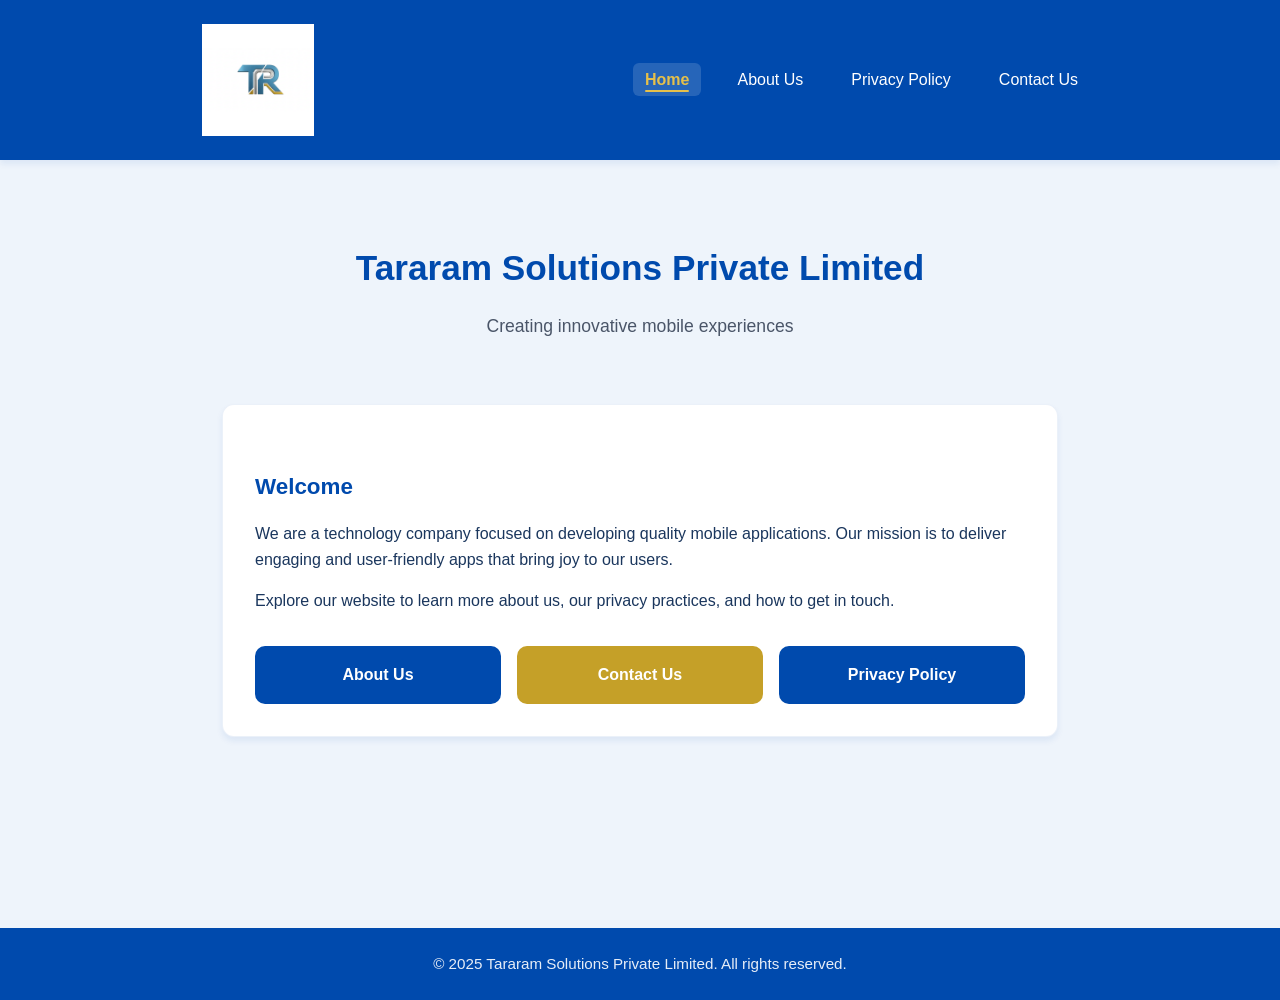
<file: index.html>
<!DOCTYPE html>
<html lang="en">
<head>
  <meta charset="UTF-8">
  <meta name="viewport" content="width=device-width, initial-scale=1.0">
  <meta name="google-site-verification" content="AguuwD762d-8afvSOZupqPbMGBy1xV7w_8BnmHP8gjY" />
  <title>Tararam Solutions Private Limited</title>
  <link rel="stylesheet" href="styles.css">
</head>
<body>
  <div class="scroll-progress" aria-hidden="true"></div>
  <a href="#main-content" class="skip-link">Skip to content</a>
  <header>
    <nav>
      <a href="index.html" class="logo">
        <img src="logo.png" alt="Tararam Solutions" class="logo-img">
      </a>
      <button class="nav-toggle" aria-label="Toggle menu" aria-expanded="false">☰</button>
      <ul>
        <li><a href="index.html" class="active">Home</a></li>
        <li><a href="about.html">About Us</a></li>
        <li><a href="privacy-policy.html">Privacy Policy</a></li>
        <li><a href="contact.html">Contact Us</a></li>
      </ul>
    </nav>
  </header>

  <main id="main-content">
    <section class="hero">
      <h1>Tararam Solutions Private Limited</h1>
      <p>Creating innovative mobile experiences</p>
    </section>

    <div class="card reveal">
      <h2>Welcome</h2>
      <p>We are a technology company focused on developing quality mobile applications. Our mission is to deliver engaging and user-friendly apps that bring joy to our users.</p>
      <p>Explore our website to learn more about us, our privacy practices, and how to get in touch.</p>
      <div class="quick-links">
        <a href="about.html" class="quick-link">About Us</a>
        <a href="contact.html" class="quick-link accent">Contact Us</a>
        <a href="privacy-policy.html" class="quick-link">Privacy Policy</a>
      </div>
    </div>
  </main>

  <button class="back-to-top" aria-label="Back to top">↑</button>

  <footer>
    <p>&copy; 2025 Tararam Solutions Private Limited. All rights reserved.</p>
  </footer>
  <script src="script.js"></script>
</body>
</html>
</file>
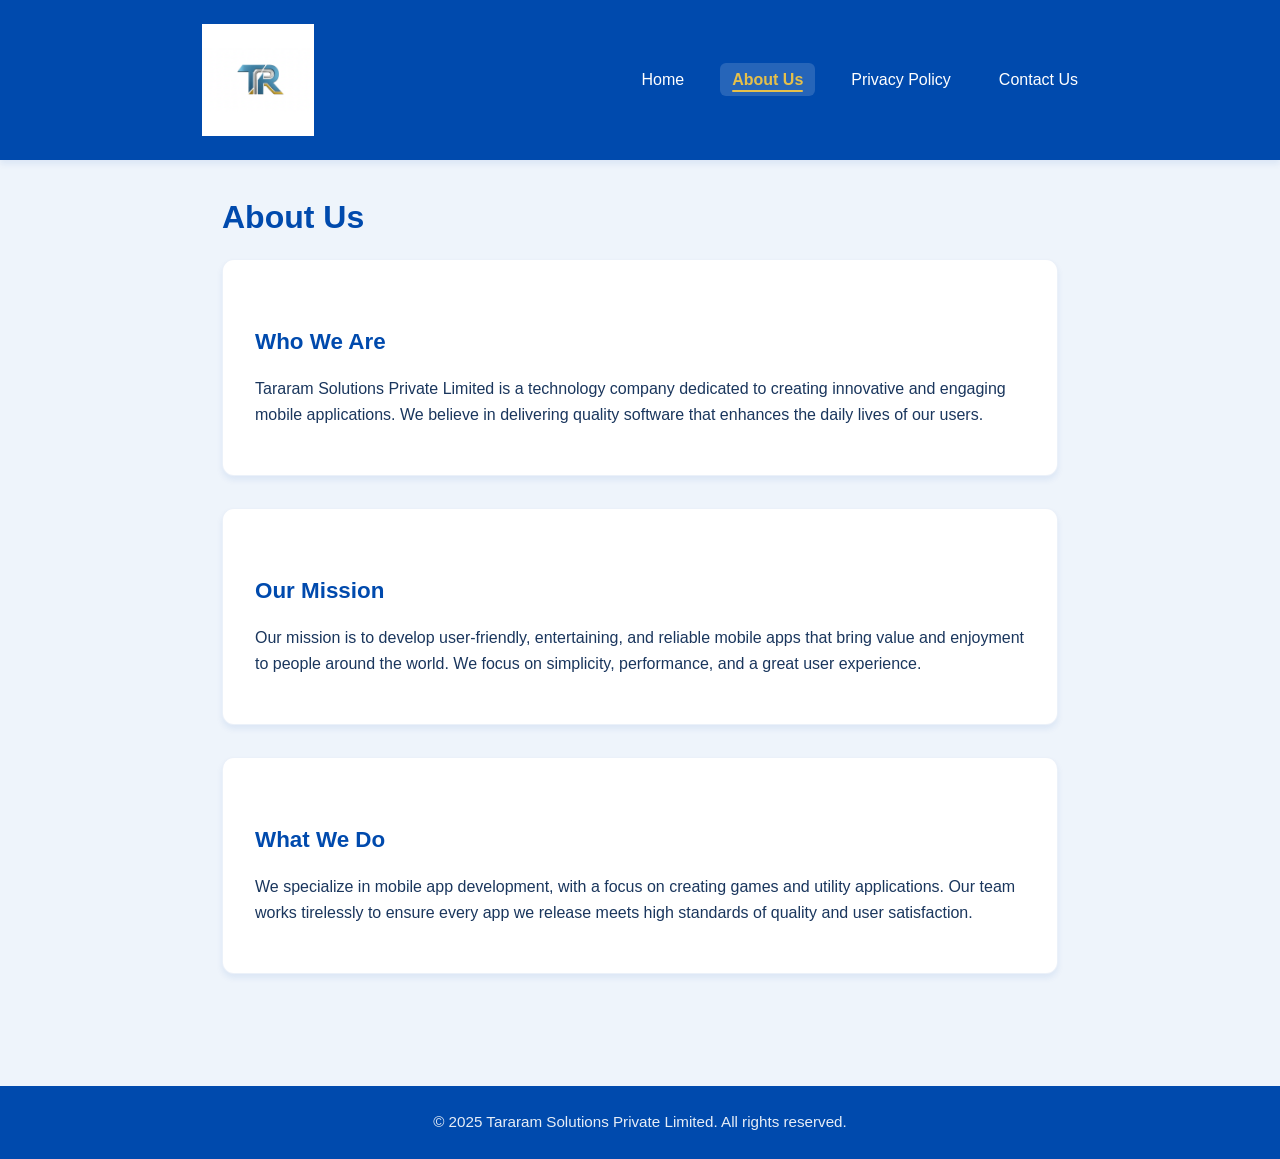
<file: about.html>
<!DOCTYPE html>
<html lang="en">
<head>
  <meta charset="UTF-8">
  <meta name="viewport" content="width=device-width, initial-scale=1.0">
  <title>About Us - Tararam Solutions Private Limited</title>
  <link rel="stylesheet" href="styles.css">
</head>
<body>
  <div class="scroll-progress" aria-hidden="true"></div>
  <a href="#main-content" class="skip-link">Skip to content</a>
  <header>
    <nav>
      <a href="index.html" class="logo">
        <img src="logo.png" alt="Tararam Solutions" class="logo-img">
      </a>
      <button class="nav-toggle" aria-label="Toggle menu" aria-expanded="false">☰</button>
      <ul>
        <li><a href="index.html">Home</a></li>
        <li><a href="about.html" class="active">About Us</a></li>
        <li><a href="privacy-policy.html">Privacy Policy</a></li>
        <li><a href="contact.html">Contact Us</a></li>
      </ul>
    </nav>
  </header>

  <main id="main-content">
    <h1>About Us</h1>

    <div class="card reveal">
      <h2>Who We Are</h2>
      <p>Tararam Solutions Private Limited is a technology company dedicated to creating innovative and engaging mobile applications. We believe in delivering quality software that enhances the daily lives of our users.</p>
    </div>

    <div class="card">
      <h2>Our Mission</h2>
      <p>Our mission is to develop user-friendly, entertaining, and reliable mobile apps that bring value and enjoyment to people around the world. We focus on simplicity, performance, and a great user experience.</p>
    </div>

    <div class="card reveal">
      <h2>What We Do</h2>
      <p>We specialize in mobile app development, with a focus on creating games and utility applications. Our team works tirelessly to ensure every app we release meets high standards of quality and user satisfaction.</p>
    </div>
  </main>

  <button class="back-to-top" aria-label="Back to top">↑</button>

  <footer>
    <p>&copy; 2025 Tararam Solutions Private Limited. All rights reserved.</p>
  </footer>
  <script src="script.js"></script>
</body>
</html>
</file>
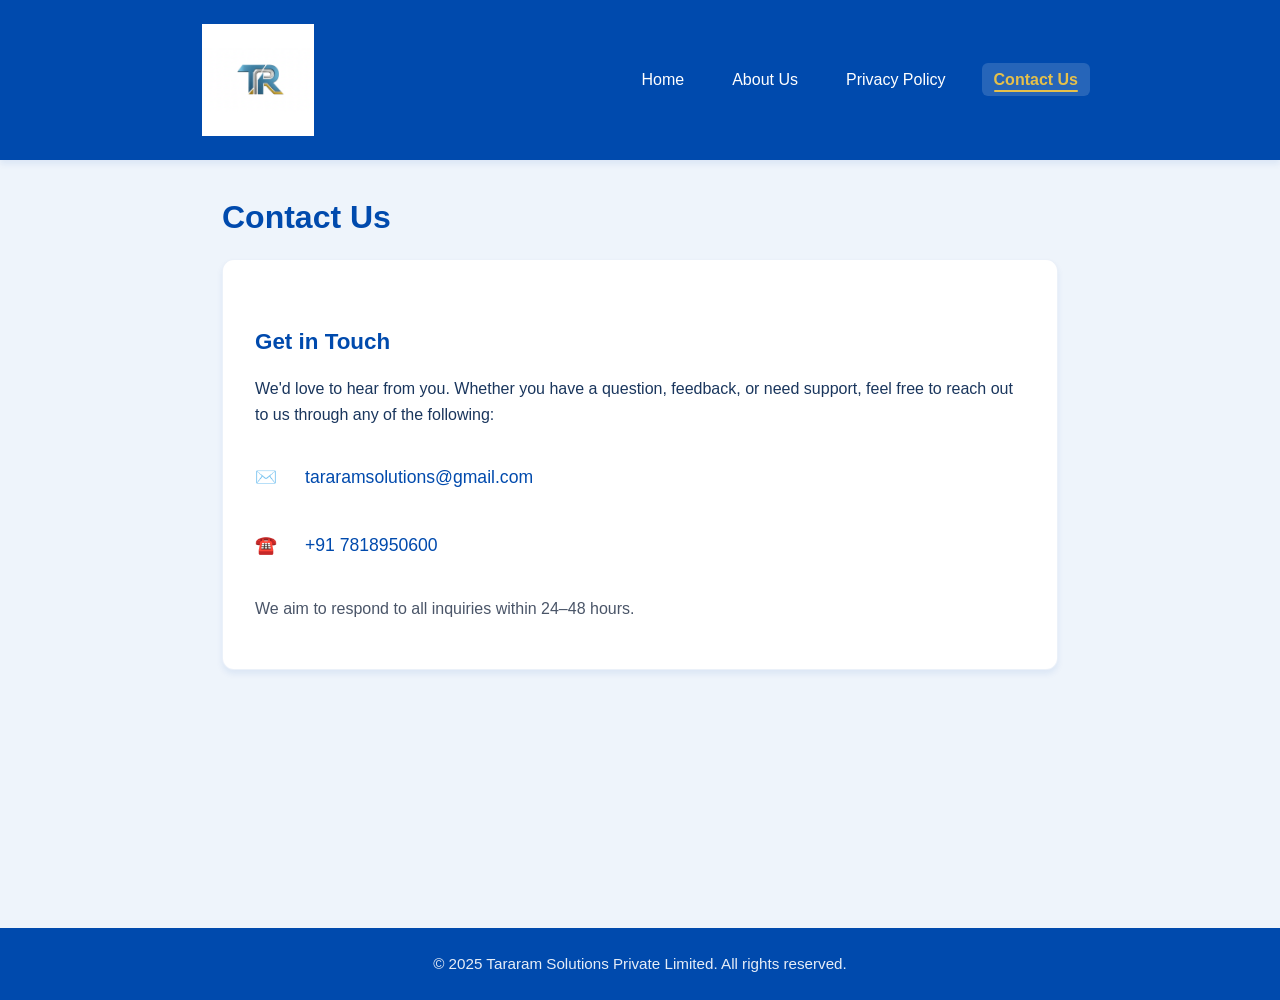
<file: contact.html>
<!DOCTYPE html>
<html lang="en">
<head>
  <meta charset="UTF-8">
  <meta name="viewport" content="width=device-width, initial-scale=1.0">
  <title>Contact Us - Tararam Solutions Private Limited</title>
  <link rel="stylesheet" href="styles.css">
</head>
<body>
  <div class="scroll-progress" aria-hidden="true"></div>
  <a href="#main-content" class="skip-link">Skip to content</a>
  <header>
    <nav>
      <a href="index.html" class="logo">
        <img src="logo.png" alt="Tararam Solutions" class="logo-img">
      </a>
      <button class="nav-toggle" aria-label="Toggle menu" aria-expanded="false">☰</button>
      <ul>
        <li><a href="index.html">Home</a></li>
        <li><a href="about.html">About Us</a></li>
        <li><a href="privacy-policy.html">Privacy Policy</a></li>
        <li><a href="contact.html" class="active">Contact Us</a></li>
      </ul>
    </nav>
  </header>

  <main>
    <h1>Contact Us</h1>

    <div class="card reveal">
      <h2>Get in Touch</h2>
      <p>We'd love to hear from you. Whether you have a question, feedback, or need support, feel free to reach out to us through any of the following:</p>

      <div class="contact-info">
        <div class="contact-item">
          <span>✉️</span>
          <a href="mailto:tararamsolutions@gmail.com">tararamsolutions@gmail.com</a>
        </div>
        <div class="contact-item">
          <span>☎️</span>
          <a href="tel:+917818950600">+91 7818950600</a>
        </div>
      </div>

      <p style="margin-top: 1.5rem; color: var(--text-light);">We aim to respond to all inquiries within 24–48 hours.</p>
    </div>
  </main>

  <button class="back-to-top" aria-label="Back to top">↑</button>

  <footer>
    <p>&copy; 2025 Tararam Solutions Private Limited. All rights reserved.</p>
  </footer>
  <script src="script.js"></script>
</body>
</html>
</file>
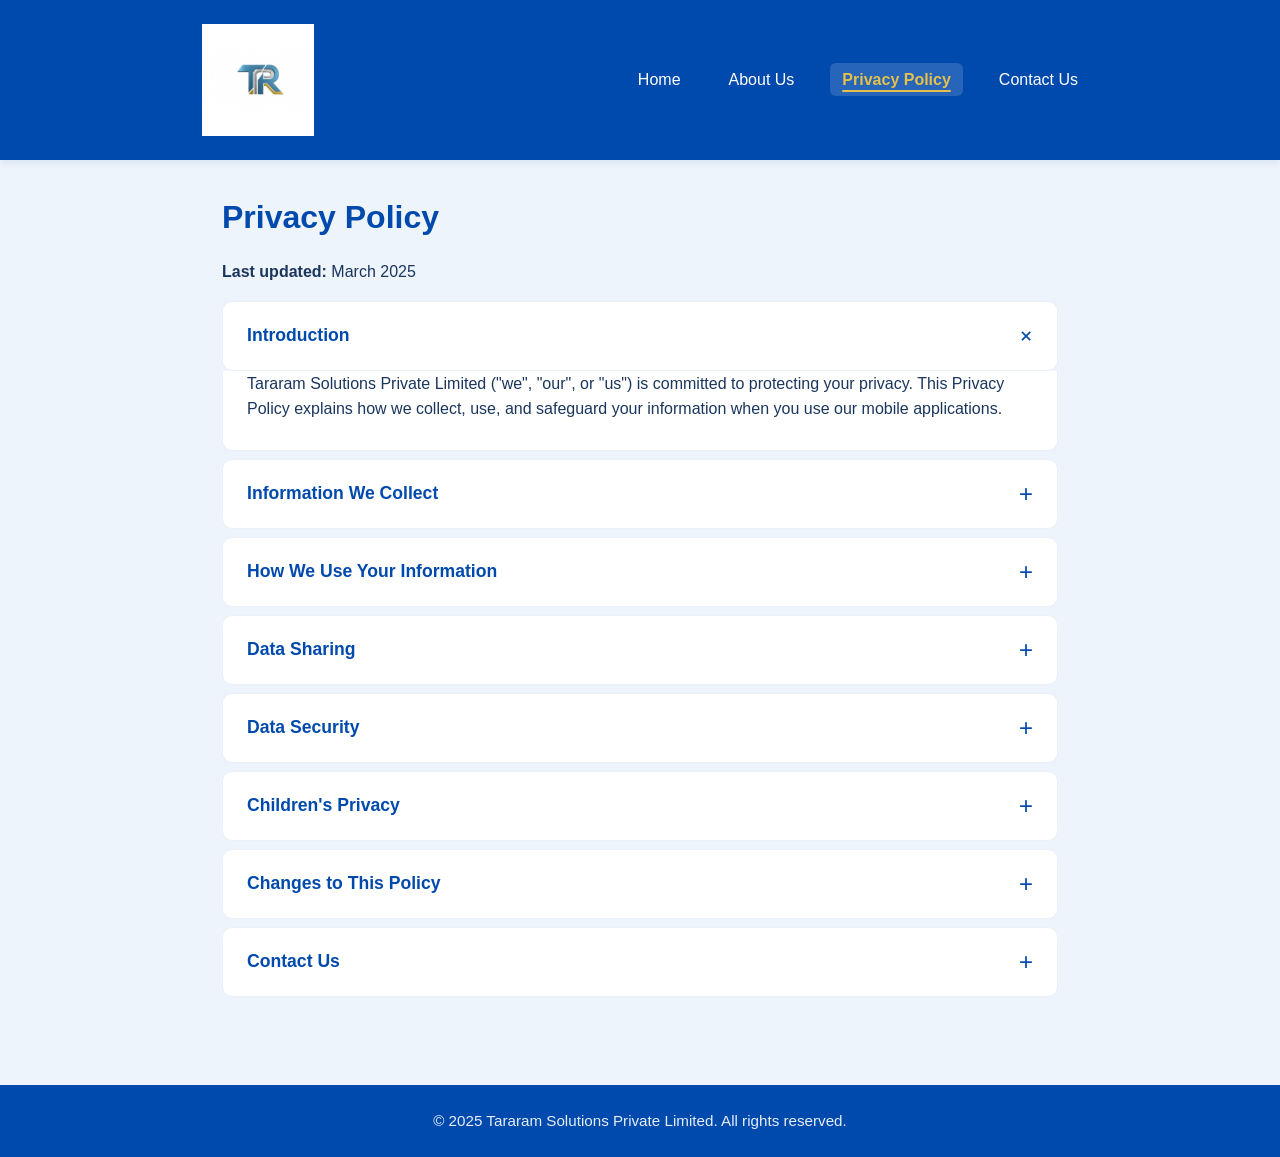
<file: privacy-policy.html>
<!DOCTYPE html>
<html lang="en">
<head>
  <meta charset="UTF-8">
  <meta name="viewport" content="width=device-width, initial-scale=1.0">
  <title>Privacy Policy - Tararam Solutions Private Limited</title>
  <link rel="stylesheet" href="styles.css">
</head>
<body>
  <div class="scroll-progress" aria-hidden="true"></div>
  <a href="#main-content" class="skip-link">Skip to content</a>
  <header>
    <nav>
      <a href="index.html" class="logo">
        <img src="logo.png" alt="Tararam Solutions" class="logo-img">
      </a>
      <button class="nav-toggle" aria-label="Toggle menu" aria-expanded="false">☰</button>
      <ul>
        <li><a href="index.html">Home</a></li>
        <li><a href="about.html">About Us</a></li>
        <li><a href="privacy-policy.html" class="active">Privacy Policy</a></li>
        <li><a href="contact.html">Contact Us</a></li>
      </ul>
    </nav>
  </header>

  <main id="main-content">
    <h1>Privacy Policy</h1>
    <p><strong>Last updated:</strong> March 2025</p>

    <div class="accordion">
      <div class="accordion-card reveal">
        <button class="accordion-header active" aria-expanded="true" aria-controls="acc-1" id="acc-btn-1">Introduction</button>
        <div class="accordion-content" id="acc-1" role="region" aria-labelledby="acc-btn-1">
          <div class="accordion-content-inner">
            <p>Tararam Solutions Private Limited ("we", "our", or "us") is committed to protecting your privacy. This Privacy Policy explains how we collect, use, and safeguard your information when you use our mobile applications.</p>
          </div>
        </div>
      </div>

      <div class="accordion-card reveal">
        <button class="accordion-header" aria-expanded="false" aria-controls="acc-2" id="acc-btn-2">Information We Collect</button>
        <div class="accordion-content" id="acc-2" role="region" aria-labelledby="acc-btn-2">
          <div class="accordion-content-inner">
            <p>Our apps may collect the following types of information:</p>
            <ul>
              <li><strong>Device Information:</strong> Device type, operating system version, and unique device identifiers</li>
              <li><strong>Usage Data:</strong> How you interact with our apps, including gameplay data and preferences</li>
              <li><strong>Analytics:</strong> Anonymous usage statistics to help us improve our apps</li>
            </ul>
          </div>
        </div>
      </div>

      <div class="accordion-card reveal">
        <button class="accordion-header" aria-expanded="false" aria-controls="acc-3" id="acc-btn-3">How We Use Your Information</button>
        <div class="accordion-content" id="acc-3" role="region" aria-labelledby="acc-btn-3">
          <div class="accordion-content-inner">
            <p>We use the information we collect to:</p>
            <ul>
              <li>Improve and optimize our apps</li>
              <li>Provide and maintain app functionality</li>
              <li>Analyze usage patterns</li>
              <li>Respond to your inquiries and support requests</li>
            </ul>
          </div>
        </div>
      </div>

      <div class="accordion-card reveal">
        <button class="accordion-header" aria-expanded="false" aria-controls="acc-4" id="acc-btn-4">Data Sharing</button>
        <div class="accordion-content" id="acc-4" role="region" aria-labelledby="acc-btn-4">
          <div class="accordion-content-inner">
            <p>We do not sell or rent your personal information to third parties. We may share data only when required by law or with service providers who assist us in operating our apps, under strict confidentiality agreements.</p>
          </div>
        </div>
      </div>

      <div class="accordion-card reveal">
        <button class="accordion-header" aria-expanded="false" aria-controls="acc-5" id="acc-btn-5">Data Security</button>
        <div class="accordion-content" id="acc-5" role="region" aria-labelledby="acc-btn-5">
          <div class="accordion-content-inner">
            <p>We implement appropriate security measures to protect your information from unauthorized access, alteration, or disclosure.</p>
          </div>
        </div>
      </div>

      <div class="accordion-card reveal">
        <button class="accordion-header" aria-expanded="false" aria-controls="acc-6" id="acc-btn-6">Children's Privacy</button>
        <div class="accordion-content" id="acc-6" role="region" aria-labelledby="acc-btn-6">
          <div class="accordion-content-inner">
            <p>Our apps do not knowingly collect personal information from children under 13. If you believe we have collected such information, please contact us immediately so we can take appropriate action.</p>
          </div>
        </div>
      </div>

      <div class="accordion-card reveal">
        <button class="accordion-header" aria-expanded="false" aria-controls="acc-7" id="acc-btn-7">Changes to This Policy</button>
        <div class="accordion-content" id="acc-7" role="region" aria-labelledby="acc-btn-7">
          <div class="accordion-content-inner">
            <p>We may update this Privacy Policy from time to time. We will notify you of any changes by posting the new policy on this page and updating the "Last updated" date.</p>
          </div>
        </div>
      </div>

      <div class="accordion-card reveal">
        <button class="accordion-header" aria-expanded="false" aria-controls="acc-8" id="acc-btn-8">Contact Us</button>
        <div class="accordion-content" id="acc-8" role="region" aria-labelledby="acc-btn-8">
          <div class="accordion-content-inner">
            <p>If you have questions about this Privacy Policy, please contact us:</p>
            <div class="contact-info">
              <div class="contact-item">
                <span>✉️</span>
                <a href="mailto:tararamsolutions@gmail.com">tararamsolutions@gmail.com</a>
              </div>
              <div class="contact-item">
                <span>☎️</span>
                <a href="tel:+917818950600">+91 7818950600</a>
              </div>
            </div>
          </div>
        </div>
      </div>
    </div>
  </main>

  <footer>
    <p>&copy; 2025 Tararam Solutions Private Limited. All rights reserved.</p>
  </footer>
  <script src="script.js"></script>
</body>
</html>
</file>
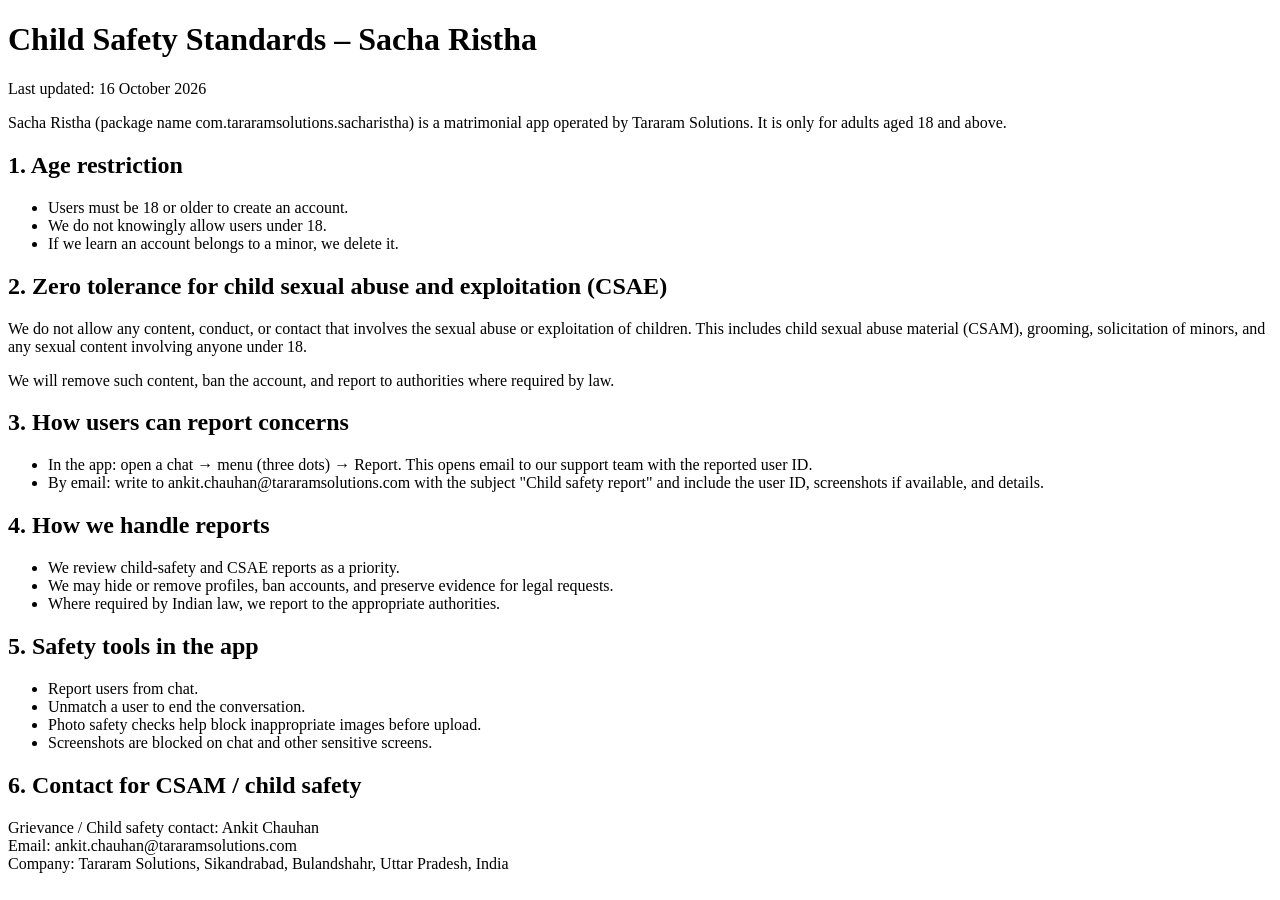
<file: sacharistha-child-safety.html>
<!DOCTYPE html>
<html lang="en">
<head>
  <meta charset="UTF-8" />
  <meta name="viewport" content="width=device-width, initial-scale=1" />
  <title>Child Safety Standards – Sacha Ristha</title>
</head>
<body>
  <h1>Child Safety Standards – Sacha Ristha</h1>
  <p>Last updated: 16 October 2026</p>
  <p>
    Sacha Ristha (package name com.tararamsolutions.sacharistha) is a matrimonial
    app operated by Tararam Solutions. It is only for adults aged 18 and above.
  </p>

  <h2>1. Age restriction</h2>
  <ul>
    <li>Users must be 18 or older to create an account.</li>
    <li>We do not knowingly allow users under 18.</li>
    <li>If we learn an account belongs to a minor, we delete it.</li>
  </ul>

  <h2>2. Zero tolerance for child sexual abuse and exploitation (CSAE)</h2>
  <p>
    We do not allow any content, conduct, or contact that involves the sexual
    abuse or exploitation of children. This includes child sexual abuse material
    (CSAM), grooming, solicitation of minors, and any sexual content involving
    anyone under 18.
  </p>
  <p>We will remove such content, ban the account, and report to authorities where required by law.</p>

  <h2>3. How users can report concerns</h2>
  <ul>
    <li>In the app: open a chat → menu (three dots) → Report. This opens email to our support team with the reported user ID.</li>
    <li>By email: write to ankit.chauhan@tararamsolutions.com with the subject "Child safety report" and include the user ID, screenshots if available, and details.</li>
  </ul>

  <h2>4. How we handle reports</h2>
  <ul>
    <li>We review child-safety and CSAE reports as a priority.</li>
    <li>We may hide or remove profiles, ban accounts, and preserve evidence for legal requests.</li>
    <li>Where required by Indian law, we report to the appropriate authorities.</li>
  </ul>

  <h2>5. Safety tools in the app</h2>
  <ul>
    <li>Report users from chat.</li>
    <li>Unmatch a user to end the conversation.</li>
    <li>Photo safety checks help block inappropriate images before upload.</li>
    <li>Screenshots are blocked on chat and other sensitive screens.</li>
  </ul>

  <h2>6. Contact for CSAM / child safety</h2>
  <p>
    Grievance / Child safety contact: Ankit Chauhan<br />
    Email: ankit.chauhan@tararamsolutions.com<br />
    Company: Tararam Solutions, Sikandrabad, Bulandshahr, Uttar Pradesh, India
  </p>
</body>
</html>
</file>
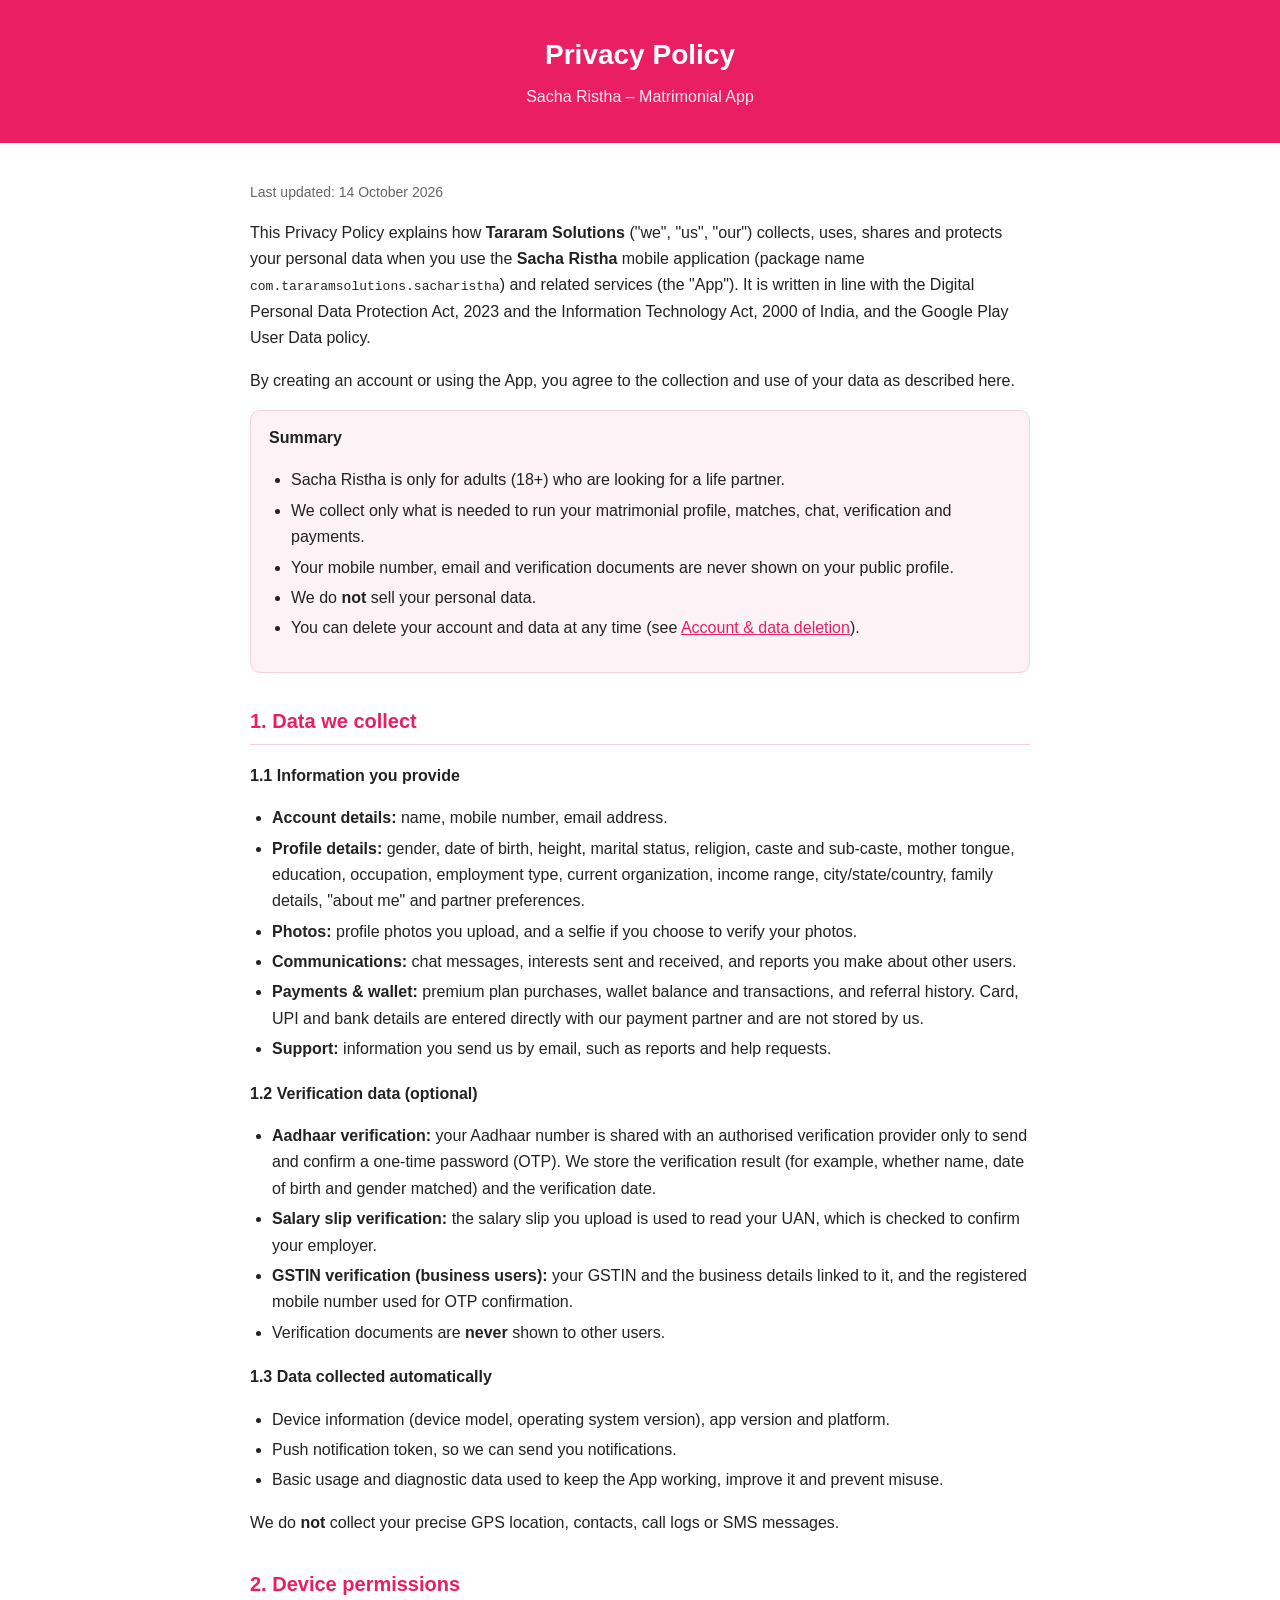
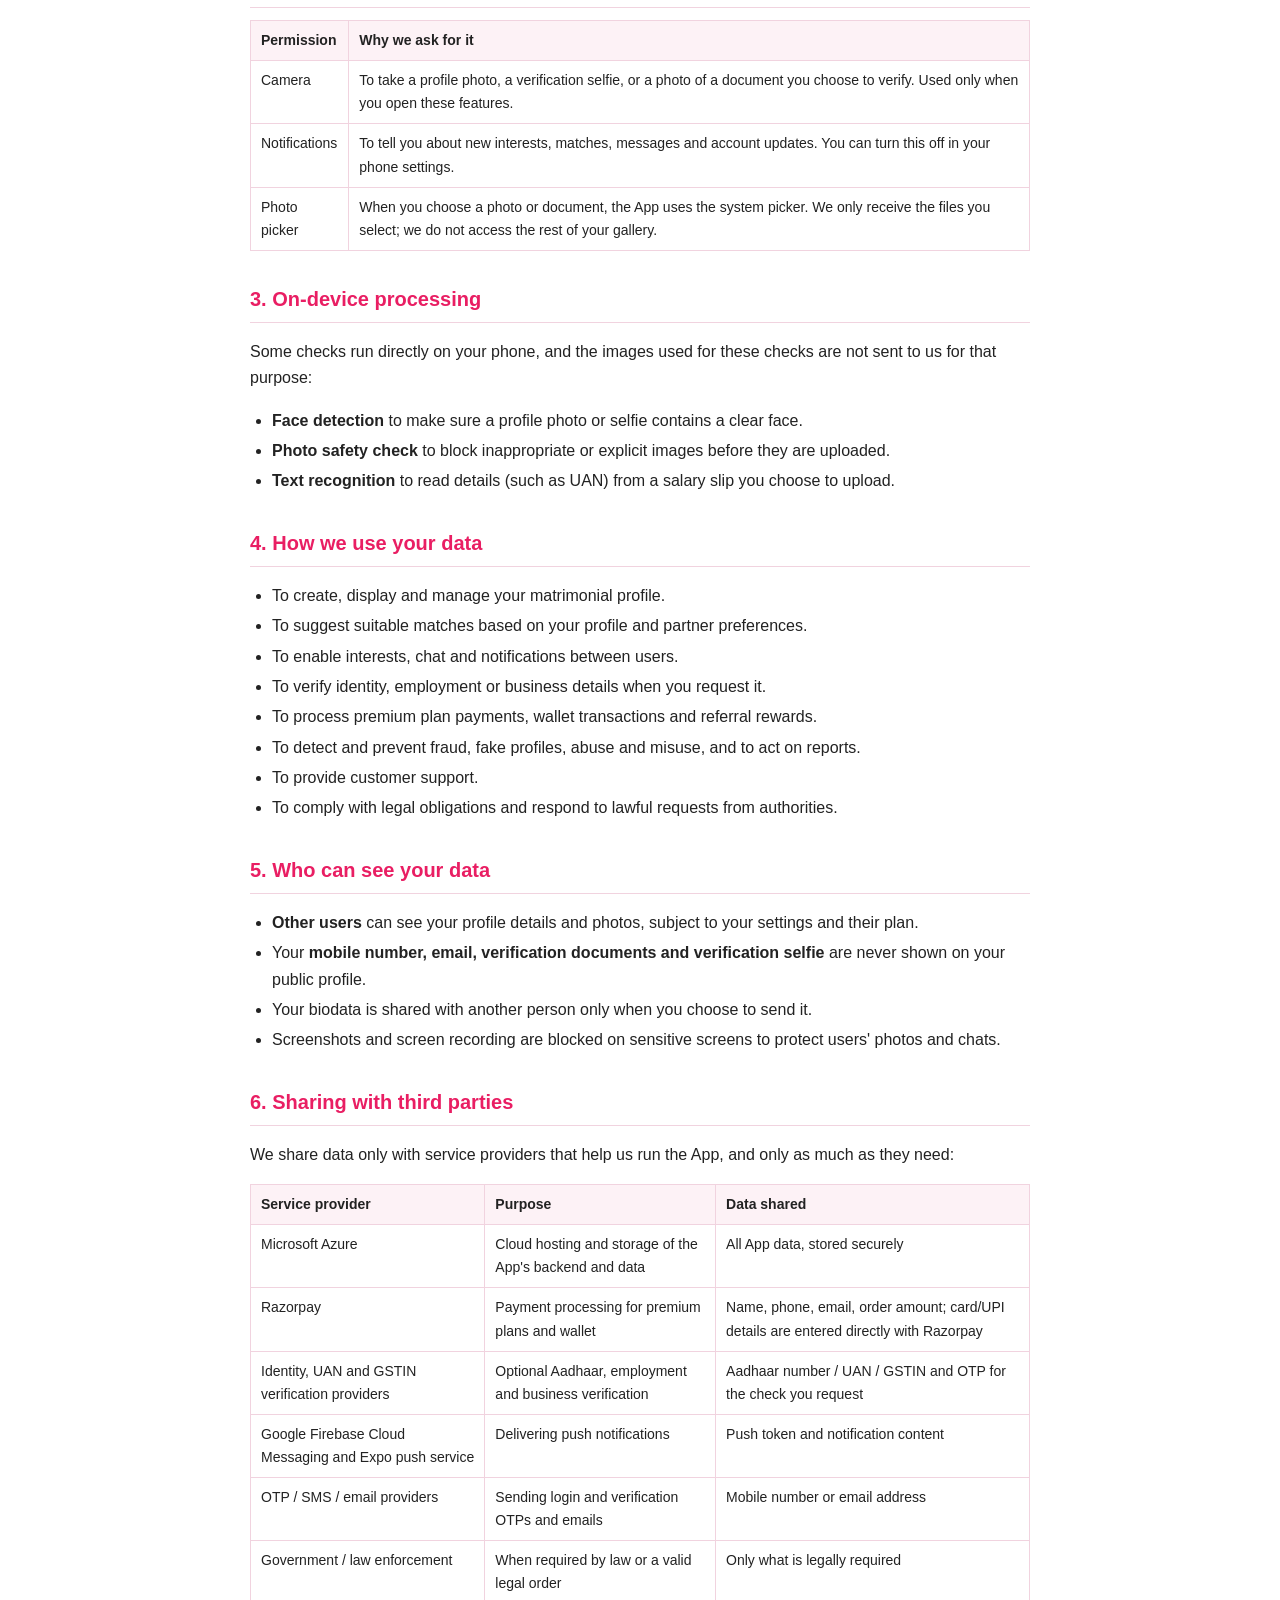
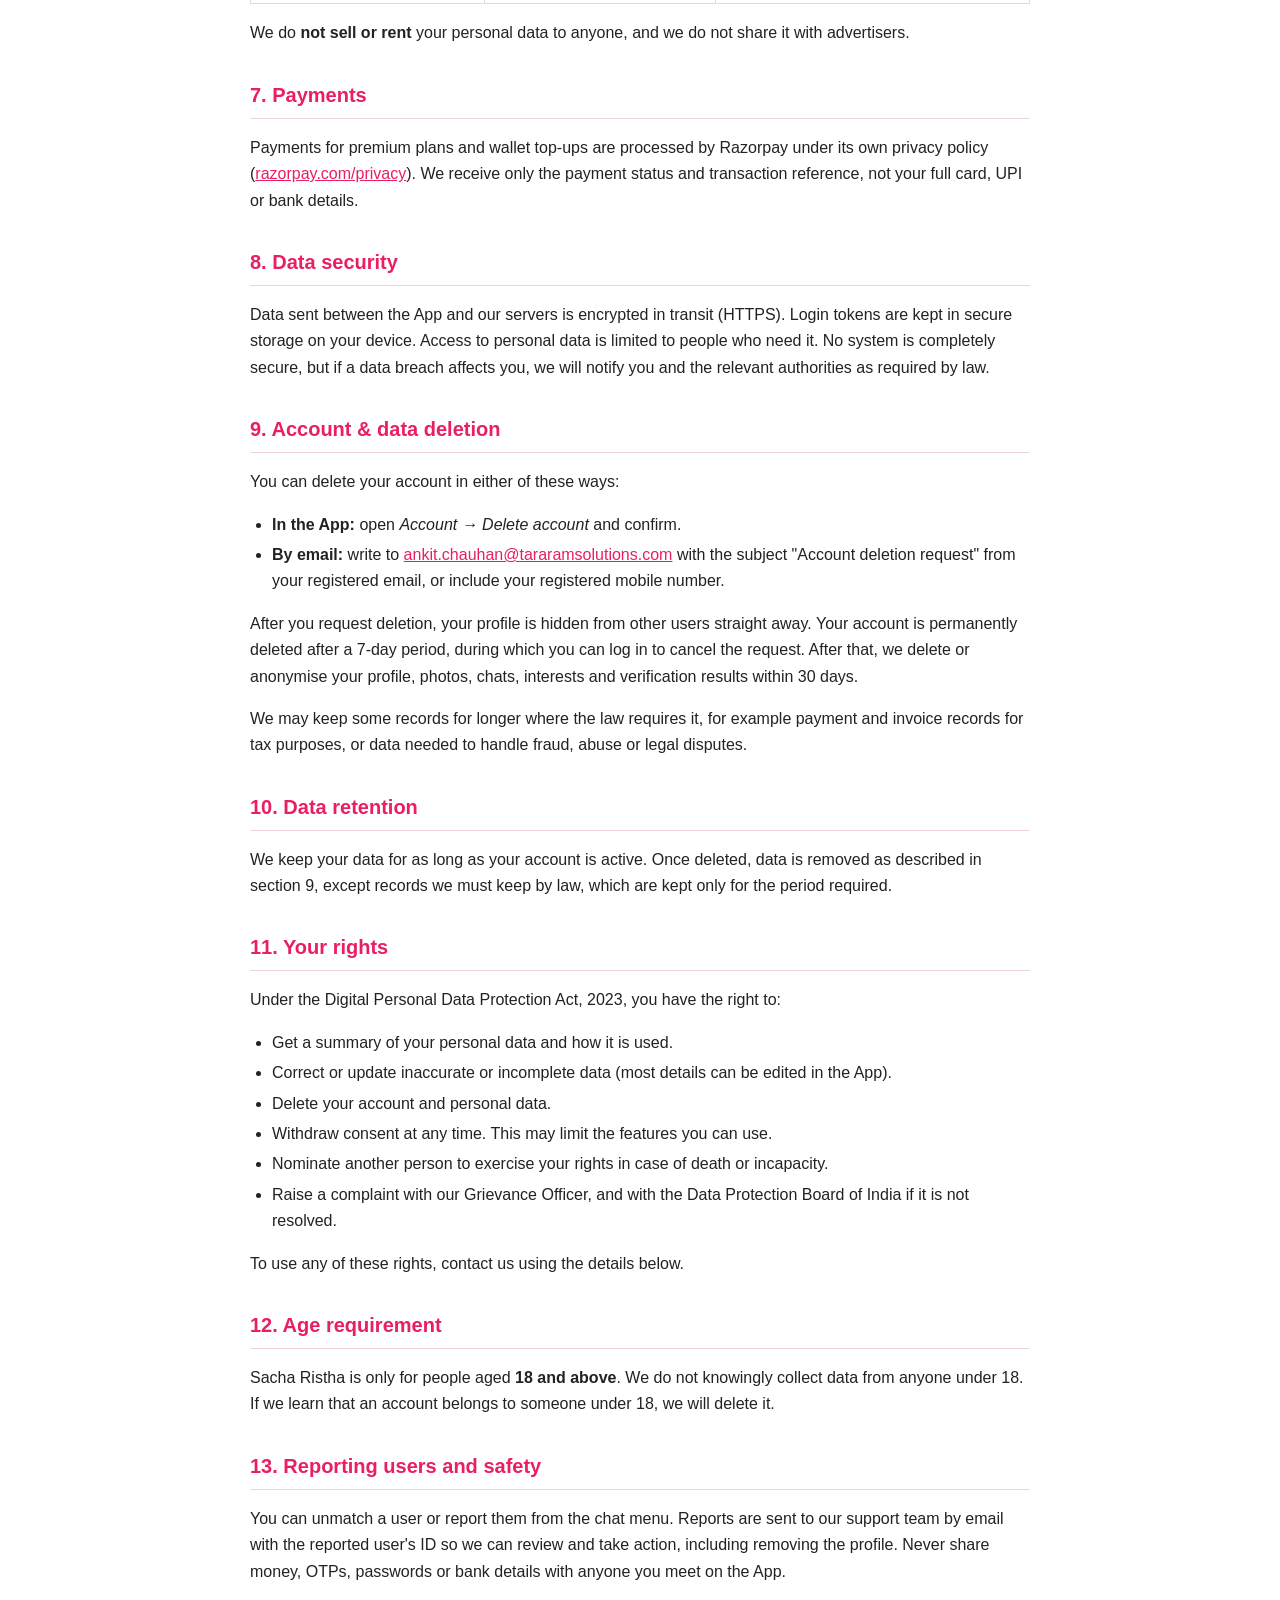
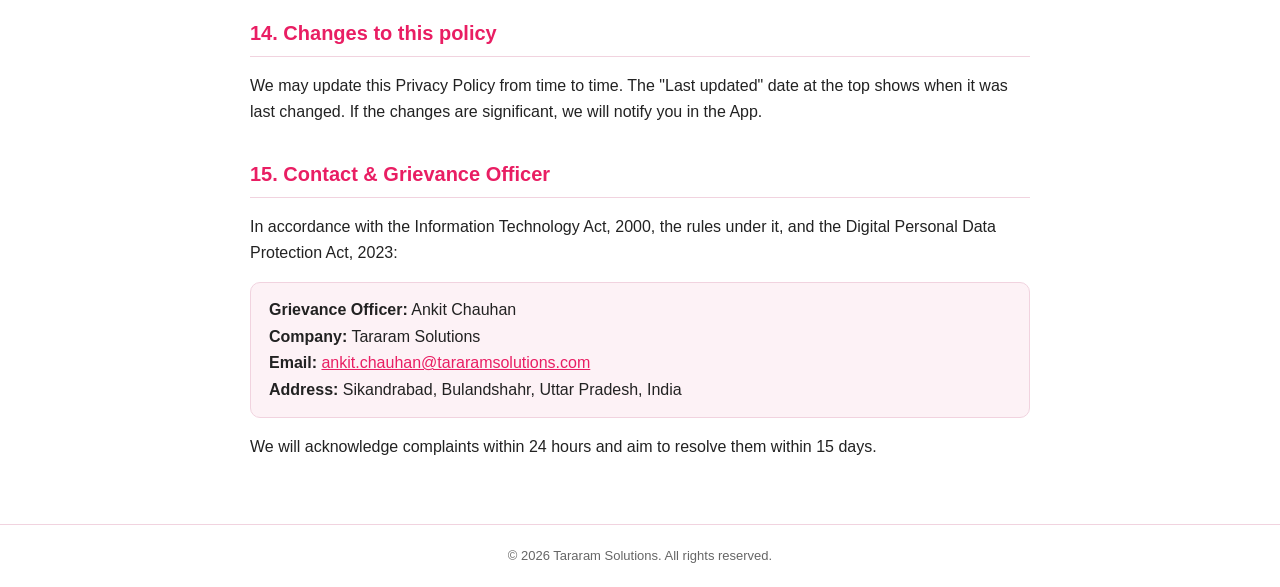
<file: sacharistha-privacy-policy.html>
<!DOCTYPE html>
<html lang="en">
<head>
  <meta charset="UTF-8" />
  <meta name="viewport" content="width=device-width, initial-scale=1.0" />
  <title>Privacy Policy – Sacha Ristha</title>
  <meta name="description" content="Privacy Policy for the Sacha Ristha matrimonial app." />
  <style>
    :root {
      --pink: #e91e63;
      --text: #222;
      --muted: #666;
      --bg: #fff;
      --soft: #fdf2f6;
      --border: #f1d3df;
    }
    * { box-sizing: border-box; }
    body {
      margin: 0;
      font-family: -apple-system, BlinkMacSystemFont, "Segoe UI", Roboto, Helvetica, Arial, sans-serif;
      color: var(--text);
      background: var(--bg);
      line-height: 1.65;
    }
    header {
      background: var(--pink);
      color: #fff;
      padding: 32px 20px;
      text-align: center;
    }
    header h1 { margin: 0 0 6px; font-size: 28px; }
    header p { margin: 0; opacity: 0.9; }
    main {
      max-width: 820px;
      margin: 0 auto;
      padding: 24px 20px 48px;
    }
    h2 {
      color: var(--pink);
      font-size: 20px;
      margin: 32px 0 8px;
      padding-bottom: 6px;
      border-bottom: 1px solid var(--border);
    }
    h3 { font-size: 16px; margin: 18px 0 6px; }
    ul { padding-left: 22px; }
    li { margin: 4px 0; }
    .meta { color: var(--muted); font-size: 14px; }
    .box {
      background: var(--soft);
      border: 1px solid var(--border);
      border-radius: 10px;
      padding: 14px 18px;
      margin: 16px 0;
    }
    table {
      width: 100%;
      border-collapse: collapse;
      margin: 12px 0;
      font-size: 14px;
    }
    th, td {
      border: 1px solid var(--border);
      padding: 8px 10px;
      text-align: left;
      vertical-align: top;
    }
    th { background: var(--soft); }
    a { color: var(--pink); }
    footer {
      text-align: center;
      color: var(--muted);
      font-size: 13px;
      padding: 20px;
      border-top: 1px solid var(--border);
    }
  </style>
</head>
<body>
  <header>
    <h1>Privacy Policy</h1>
    <p>Sacha Ristha – Matrimonial App</p>
  </header>

  <main>
    <p class="meta">Last updated: 14 October 2026</p>

    <p>
      This Privacy Policy explains how <strong>Tararam Solutions</strong> ("we", "us", "our") collects, uses,
      shares and protects your personal data when you use the <strong>Sacha Ristha</strong> mobile application
      (package name <code>com.tararamsolutions.sacharistha</code>) and related services (the "App").
      It is written in line with the Digital Personal Data Protection Act, 2023 and the Information Technology
      Act, 2000 of India, and the Google Play User Data policy.
    </p>
    <p>By creating an account or using the App, you agree to the collection and use of your data as described here.</p>

    <div class="box">
      <strong>Summary</strong>
      <ul>
        <li>Sacha Ristha is only for adults (18+) who are looking for a life partner.</li>
        <li>We collect only what is needed to run your matrimonial profile, matches, chat, verification and payments.</li>
        <li>Your mobile number, email and verification documents are never shown on your public profile.</li>
        <li>We do <strong>not</strong> sell your personal data.</li>
        <li>You can delete your account and data at any time (see <a href="#deletion">Account &amp; data deletion</a>).</li>
      </ul>
    </div>

    <h2>1. Data we collect</h2>

    <h3>1.1 Information you provide</h3>
    <ul>
      <li><strong>Account details:</strong> name, mobile number, email address.</li>
      <li><strong>Profile details:</strong> gender, date of birth, height, marital status, religion, caste and sub-caste, mother tongue, education, occupation, employment type, current organization, income range, city/state/country, family details, "about me" and partner preferences.</li>
      <li><strong>Photos:</strong> profile photos you upload, and a selfie if you choose to verify your photos.</li>
      <li><strong>Communications:</strong> chat messages, interests sent and received, and reports you make about other users.</li>
      <li><strong>Payments &amp; wallet:</strong> premium plan purchases, wallet balance and transactions, and referral history. Card, UPI and bank details are entered directly with our payment partner and are not stored by us.</li>
      <li><strong>Support:</strong> information you send us by email, such as reports and help requests.</li>
    </ul>

    <h3>1.2 Verification data (optional)</h3>
    <ul>
      <li><strong>Aadhaar verification:</strong> your Aadhaar number is shared with an authorised verification provider only to send and confirm a one-time password (OTP). We store the verification result (for example, whether name, date of birth and gender matched) and the verification date.</li>
      <li><strong>Salary slip verification:</strong> the salary slip you upload is used to read your UAN, which is checked to confirm your employer.</li>
      <li><strong>GSTIN verification (business users):</strong> your GSTIN and the business details linked to it, and the registered mobile number used for OTP confirmation.</li>
      <li>Verification documents are <strong>never</strong> shown to other users.</li>
    </ul>

    <h3>1.3 Data collected automatically</h3>
    <ul>
      <li>Device information (device model, operating system version), app version and platform.</li>
      <li>Push notification token, so we can send you notifications.</li>
      <li>Basic usage and diagnostic data used to keep the App working, improve it and prevent misuse.</li>
    </ul>
    <p>We do <strong>not</strong> collect your precise GPS location, contacts, call logs or SMS messages.</p>

    <h2>2. Device permissions</h2>
    <table>
      <tr><th>Permission</th><th>Why we ask for it</th></tr>
      <tr><td>Camera</td><td>To take a profile photo, a verification selfie, or a photo of a document you choose to verify. Used only when you open these features.</td></tr>
      <tr><td>Notifications</td><td>To tell you about new interests, matches, messages and account updates. You can turn this off in your phone settings.</td></tr>
      <tr><td>Photo picker</td><td>When you choose a photo or document, the App uses the system picker. We only receive the files you select; we do not access the rest of your gallery.</td></tr>
    </table>

    <h2>3. On-device processing</h2>
    <p>Some checks run directly on your phone, and the images used for these checks are not sent to us for that purpose:</p>
    <ul>
      <li><strong>Face detection</strong> to make sure a profile photo or selfie contains a clear face.</li>
      <li><strong>Photo safety check</strong> to block inappropriate or explicit images before they are uploaded.</li>
      <li><strong>Text recognition</strong> to read details (such as UAN) from a salary slip you choose to upload.</li>
    </ul>

    <h2>4. How we use your data</h2>
    <ul>
      <li>To create, display and manage your matrimonial profile.</li>
      <li>To suggest suitable matches based on your profile and partner preferences.</li>
      <li>To enable interests, chat and notifications between users.</li>
      <li>To verify identity, employment or business details when you request it.</li>
      <li>To process premium plan payments, wallet transactions and referral rewards.</li>
      <li>To detect and prevent fraud, fake profiles, abuse and misuse, and to act on reports.</li>
      <li>To provide customer support.</li>
      <li>To comply with legal obligations and respond to lawful requests from authorities.</li>
    </ul>

    <h2>5. Who can see your data</h2>
    <ul>
      <li><strong>Other users</strong> can see your profile details and photos, subject to your settings and their plan.</li>
      <li>Your <strong>mobile number, email, verification documents and verification selfie</strong> are never shown on your public profile.</li>
      <li>Your biodata is shared with another person only when you choose to send it.</li>
      <li>Screenshots and screen recording are blocked on sensitive screens to protect users' photos and chats.</li>
    </ul>

    <h2>6. Sharing with third parties</h2>
    <p>We share data only with service providers that help us run the App, and only as much as they need:</p>
    <table>
      <tr><th>Service provider</th><th>Purpose</th><th>Data shared</th></tr>
      <tr><td>Microsoft Azure</td><td>Cloud hosting and storage of the App's backend and data</td><td>All App data, stored securely</td></tr>
      <tr><td>Razorpay</td><td>Payment processing for premium plans and wallet</td><td>Name, phone, email, order amount; card/UPI details are entered directly with Razorpay</td></tr>
      <tr><td>Identity, UAN and GSTIN verification providers</td><td>Optional Aadhaar, employment and business verification</td><td>Aadhaar number / UAN / GSTIN and OTP for the check you request</td></tr>
      <tr><td>Google Firebase Cloud Messaging and Expo push service</td><td>Delivering push notifications</td><td>Push token and notification content</td></tr>
      <tr><td>OTP / SMS / email providers</td><td>Sending login and verification OTPs and emails</td><td>Mobile number or email address</td></tr>
      <tr><td>Government / law enforcement</td><td>When required by law or a valid legal order</td><td>Only what is legally required</td></tr>
    </table>
    <p>We do <strong>not sell or rent</strong> your personal data to anyone, and we do not share it with advertisers.</p>

    <h2>7. Payments</h2>
    <p>
      Payments for premium plans and wallet top-ups are processed by Razorpay under its own privacy policy
      (<a href="https://razorpay.com/privacy/" target="_blank" rel="noopener">razorpay.com/privacy</a>).
      We receive only the payment status and transaction reference, not your full card, UPI or bank details.
    </p>

    <h2>8. Data security</h2>
    <p>
      Data sent between the App and our servers is encrypted in transit (HTTPS). Login tokens are kept in secure
      storage on your device. Access to personal data is limited to people who need it. No system is
      completely secure, but if a data breach affects you, we will notify you and the relevant authorities as
      required by law.
    </p>

    <h2 id="deletion">9. Account &amp; data deletion</h2>
    <p>You can delete your account in either of these ways:</p>
    <ul>
      <li><strong>In the App:</strong> open <em>Account → Delete account</em> and confirm.</li>
      <li><strong>By email:</strong> write to <a href="mailto:ankit.chauhan@tararamsolutions.com?subject=Account%20deletion%20request">ankit.chauhan@tararamsolutions.com</a> with the subject "Account deletion request" from your registered email, or include your registered mobile number.</li>
    </ul>
    <p>
      After you request deletion, your profile is hidden from other users straight away. Your account is
      permanently deleted after a 7-day period, during which you can log in to cancel the request.
      After that, we delete or anonymise your profile, photos, chats, interests and verification results
      within 30 days.
    </p>
    <p>
      We may keep some records for longer where the law requires it, for example payment and invoice records
      for tax purposes, or data needed to handle fraud, abuse or legal disputes.
    </p>

    <h2>10. Data retention</h2>
    <p>
      We keep your data for as long as your account is active. Once deleted, data is removed as described in
      section 9, except records we must keep by law, which are kept only for the period required.
    </p>

    <h2>11. Your rights</h2>
    <p>Under the Digital Personal Data Protection Act, 2023, you have the right to:</p>
    <ul>
      <li>Get a summary of your personal data and how it is used.</li>
      <li>Correct or update inaccurate or incomplete data (most details can be edited in the App).</li>
      <li>Delete your account and personal data.</li>
      <li>Withdraw consent at any time. This may limit the features you can use.</li>
      <li>Nominate another person to exercise your rights in case of death or incapacity.</li>
      <li>Raise a complaint with our Grievance Officer, and with the Data Protection Board of India if it is not resolved.</li>
    </ul>
    <p>To use any of these rights, contact us using the details below.</p>

    <h2>12. Age requirement</h2>
    <p>
      Sacha Ristha is only for people aged <strong>18 and above</strong>. We do not knowingly collect data from
      anyone under 18. If we learn that an account belongs to someone under 18, we will delete it.
    </p>

    <h2>13. Reporting users and safety</h2>
    <p>
      You can unmatch a user or report them from the chat menu. Reports are sent to our support team by email
      with the reported user's ID so we can review and take action, including removing the profile.
      Never share money, OTPs, passwords or bank details with anyone you meet on the App.
    </p>

    <h2>14. Changes to this policy</h2>
    <p>
      We may update this Privacy Policy from time to time. The "Last updated" date at the top shows when it was
      last changed. If the changes are significant, we will notify you in the App.
    </p>

    <h2>15. Contact &amp; Grievance Officer</h2>
    <p>
      In accordance with the Information Technology Act, 2000, the rules under it, and the Digital Personal
      Data Protection Act, 2023:
    </p>
    <div class="box">
      <p style="margin:0">
        <strong>Grievance Officer:</strong> Ankit Chauhan<br />
        <strong>Company:</strong> Tararam Solutions<br />
        <strong>Email:</strong> <a href="mailto:ankit.chauhan@tararamsolutions.com">ankit.chauhan@tararamsolutions.com</a><br />
        <strong>Address:</strong> Sikandrabad, Bulandshahr, Uttar Pradesh, India
      </p>
    </div>
    <p>We will acknowledge complaints within 24 hours and aim to resolve them within 15 days.</p>
  </main>

  <footer>
    &copy; 2026 Tararam Solutions. All rights reserved.
  </footer>
</body>
</html>
</file>
<file: styles.css>
/* Tararam Solutions - Website Styles */
* {
  margin: 0;
  padding: 0;
  box-sizing: border-box;
}

html {
  scroll-behavior: smooth;
}

/* Scroll progress bar */
.scroll-progress {
  position: fixed;
  top: 0;
  left: 0;
  width: 0%;
  height: 4px;
  background: linear-gradient(90deg, var(--primary), var(--accent));
  z-index: 999;
  transition: width 0.1s ease-out;
}

:root {
  --primary: #004aad;
  --primary-light: #3b7ba3;
  --accent: #c5a028;
  --accent-light: #e6c04a;
  --text: #1a365d;
  --text-light: #4a5568;
  --bg: #eef4fb;
  --bg-card: #ffffff;
  --header-bg: #f5f9fc;
  --footer-bg: #004aad;
  --white: #ffffff;
  --shadow: 0 4px 6px rgba(0, 74, 173, 0.08);
  --shadow-hover: 0 8px 20px rgba(0, 74, 173, 0.15);
  --transition: 0.25s ease;
}

body {
  font-family: 'Segoe UI', Tahoma, Geneva, Verdana, sans-serif;
  line-height: 1.6;
  color: var(--text);
  background: var(--bg);
}

/* Header & Navigation */
header {
  background: var(--footer-bg);
  color: var(--white);
  padding: 1rem 2rem;
  box-shadow: var(--shadow);
  position: sticky;
  top: 0;
  z-index: 100;
}

nav {
  max-width: 900px;
  margin: 0 auto;
  display: flex;
  justify-content: space-between;
  align-items: center;
  flex-wrap: wrap;
  gap: 1rem;
}

.logo {
  display: flex;
  align-items: center;
  text-decoration: none;
  transition: transform var(--transition);
}

.logo-img {
  height: 112px;
  width: auto;
  display: block;
}

.logo:hover {
  transform: scale(1.02);
}

.logo:hover .logo-img {
  opacity: 0.9;
}

.logo:focus-visible {
  outline: 2px solid var(--accent-light);
  outline-offset: 4px;
}

nav ul {
  list-style: none;
  display: flex;
  gap: 1.5rem;
}

nav a {
  color: var(--white);
  text-decoration: none;
  font-weight: 500;
  transition: color var(--transition), background var(--transition);
  padding: 0.5rem 0.75rem;
  border-radius: 6px;
  position: relative;
}

nav a::after {
  content: '';
  position: absolute;
  bottom: 0.25rem;
  left: 0.75rem;
  right: 0.75rem;
  height: 2px;
  background: var(--accent-light);
  transform: scaleX(0);
  transform-origin: center;
  transition: transform var(--transition);
  border-radius: 2px;
}

nav a:hover::after,
nav a.active::after {
  transform: scaleX(1);
}

nav a:hover {
  color: var(--accent-light);
  background: rgba(255, 255, 255, 0.1);
}

nav a.active {
  color: var(--accent-light);
  background: rgba(255, 255, 255, 0.15);
  font-weight: 600;
}

nav a:focus-visible {
  outline: 2px solid var(--accent-light);
  outline-offset: 2px;
}

/* Main Content */
main {
  max-width: 900px;
  margin: 0 auto;
  padding: 2rem;
  min-height: calc(100vh - 180px);
}

h1 {
  color: var(--primary);
  margin-bottom: 1rem;
  font-size: 2rem;
}

h2 {
  color: var(--primary);
  margin: 2rem 0 1rem;
  font-size: 1.4rem;
}

h3 {
  color: var(--primary-light);
  margin: 1.5rem 0 0.5rem;
  font-size: 1.1rem;
}

p {
  margin-bottom: 1rem;
  color: var(--text);
}

/* Hero Section (Home) */
.hero {
  text-align: center;
  padding: 3rem 0;
}

.hero h1 {
  font-size: 2.2rem;
  animation: fadeInUp 0.6s ease-out;
}

.hero p {
  font-size: 1.1rem;
  color: var(--text-light);
  animation: fadeInUp 0.6s ease-out 0.1s both;
}

@keyframes fadeInUp {
  from {
    opacity: 0;
    transform: translateY(20px);
  }
  to {
    opacity: 1;
    transform: translateY(0);
  }
}

/* Quick Links / CTAs */
.quick-links {
  display: grid;
  grid-template-columns: repeat(auto-fit, minmax(200px, 1fr));
  gap: 1rem;
  margin-top: 2rem;
}

.quick-link {
  display: block;
  padding: 1rem 1.5rem;
  background: var(--primary);
  color: var(--white) !important;
  text-decoration: none;
  border-radius: 10px;
  font-weight: 600;
  text-align: center;
  transition: transform var(--transition), background var(--transition), box-shadow var(--transition);
}

.quick-link:hover {
  background: var(--primary-light);
  transform: translateY(-3px);
  box-shadow: var(--shadow-hover);
  animation: none;
}

.quick-link {
  animation: subtle-pulse 3s ease-in-out infinite;
}

@keyframes subtle-pulse {
  0%, 100% { box-shadow: var(--shadow); }
  50% { box-shadow: 0 6px 16px rgba(0, 74, 173, 0.12); }
}

.quick-link:focus-visible {
  outline: 2px solid var(--accent-light);
  outline-offset: 2px;
}

.quick-link:active {
  transform: translateY(-1px);
}

.quick-link.accent {
  background: var(--accent);
}

.quick-link.accent:hover {
  background: var(--accent-light);
  color: var(--text) !important;
}

/* Cards / Sections */
.card {
  background: var(--bg-card);
  padding: 2rem;
  border-radius: 12px;
  box-shadow: var(--shadow);
  margin-bottom: 2rem;
  border: 1px solid rgba(0, 74, 173, 0.08);
  transition: transform var(--transition), box-shadow var(--transition);
}

.card:hover {
  transform: translateY(-2px);
  box-shadow: var(--shadow-hover);
}

/* Contact Info */
.contact-info {
  display: flex;
  flex-direction: column;
  gap: 1rem;
  margin-top: 1.5rem;
}

.contact-item {
  display: flex;
  align-items: center;
  gap: 0.75rem;
  font-size: 1.1rem;
}

.contact-item {
  transition: transform var(--transition);
}

.contact-item:hover {
  transform: translateX(4px);
}

.contact-item a {
  color: var(--primary);
  text-decoration: none;
  padding: 0.75rem 1rem;
  border-radius: 8px;
  display: inline-flex;
  align-items: center;
  gap: 0.5rem;
  transition: background var(--transition), color var(--transition);
}

.contact-item a:hover {
  color: var(--accent);
  background: rgba(0, 74, 173, 0.08);
}

.contact-item a:focus-visible {
  outline: 2px solid var(--primary);
  outline-offset: 2px;
}

/* Privacy Policy */
.privacy-section {
  margin-bottom: 2rem;
}

.privacy-section ul {
  margin-left: 1.5rem;
  margin-bottom: 1rem;
}

.privacy-section li {
  margin-bottom: 0.5rem;
}

/* Accordion for Privacy Policy */
.accordion {
  margin-top: 1rem;
}

.accordion-card {
  margin-bottom: 0.5rem;
  border-radius: 10px;
  overflow: visible;
}

.accordion-card.reveal {
  opacity: 0;
  transform: translateY(20px);
  transition: opacity 0.5s ease-out, transform 0.5s ease-out;
}

.accordion-card.reveal.visible {
  opacity: 1;
  transform: translateY(0);
}

.accordion-header {
  width: 100%;
  padding: 1.25rem 1.5rem;
  background: var(--bg-card);
  border: 1px solid rgba(0, 74, 173, 0.08);
  border-radius: 10px;
  cursor: pointer;
  display: flex;
  justify-content: space-between;
  align-items: center;
  font-size: 1.1rem;
  font-weight: 600;
  color: var(--primary);
  text-align: left;
  transition: background var(--transition), border-color var(--transition), box-shadow var(--transition);
}

.accordion-header:hover {
  background: rgba(0, 74, 173, 0.04);
  border-color: rgba(0, 74, 173, 0.15);
}

.accordion-header:focus-visible {
  outline: 2px solid var(--primary);
  outline-offset: 2px;
}

.accordion-header:active {
  background: rgba(0, 74, 173, 0.08);
}

.accordion-header::after {
  content: '+';
  font-size: 1.5rem;
  font-weight: 300;
  transition: transform var(--transition);
  flex-shrink: 0;
  margin-left: 0.5rem;
}

.accordion-header.active::after {
  transform: rotate(45deg);
}

.accordion-content {
  max-height: 0;
  overflow: hidden;
  transition: max-height 0.4s ease-out;
}

.accordion-header.active + .accordion-content {
  max-height: 800px;
}

.accordion-content-inner {
  padding: 0 1.5rem 1.25rem;
  border: 1px solid rgba(0, 74, 173, 0.08);
  border-top: none;
  border-radius: 0 0 10px 10px;
  background: var(--bg-card);
}

.accordion-content-inner p,
.accordion-content-inner ul {
  margin-bottom: 0.5rem;
}

.accordion-content-inner ul {
  margin-left: 1.5rem;
}

/* Back to Top */
.back-to-top {
  position: fixed;
  bottom: 2rem;
  right: 2rem;
  width: 48px;
  height: 48px;
  background: var(--footer-bg);
  color: var(--white);
  border: none;
  border-radius: 50%;
  cursor: pointer;
  display: flex;
  align-items: center;
  justify-content: center;
  font-size: 1.25rem;
  box-shadow: var(--shadow-hover);
  opacity: 0;
  visibility: hidden;
  transform: translateY(20px);
  transition: opacity var(--transition), visibility var(--transition), transform var(--transition), background var(--transition);
  z-index: 50;
}

.back-to-top.visible {
  opacity: 1;
  visibility: visible;
  transform: translateY(0);
}

.back-to-top:hover {
  background: var(--primary-light);
  transform: translateY(-3px);
}

.back-to-top:focus-visible {
  outline: 2px solid var(--accent-light);
  outline-offset: 2px;
}

.back-to-top:active {
  transform: scale(0.95);
}

/* Skip to content - accessibility */
.skip-link {
  position: absolute;
  top: -100px;
  left: 1rem;
  padding: 0.75rem 1rem;
  background: var(--primary);
  color: var(--white);
  text-decoration: none;
  border-radius: 6px;
  font-weight: 600;
  z-index: 200;
  transition: top var(--transition);
}

.skip-link:focus {
  top: 1rem;
}

/* Footer */
footer {
  background: var(--footer-bg);
  color: var(--white);
  text-align: center;
  padding: 1.5rem 2rem;
  margin-top: 3rem;
}

footer p {
  margin: 0;
  color: rgba(255, 255, 255, 0.9);
  font-size: 0.95rem;
}

/* Mobile menu */
.nav-toggle {
  display: none;
  background: none;
  border: none;
  color: var(--white);
  font-size: 1.5rem;
  cursor: pointer;
  padding: 0.5rem;
}

@media (max-width: 600px) {
  header, main {
    padding: 1rem;
  }

  .logo-img {
    height: 96px;
  }

  .nav-toggle {
    display: block;
  }

  nav ul {
    display: none;
    flex-direction: column;
    width: 100%;
    gap: 0;
  }

  nav ul.open {
    display: flex;
    margin-top: 1rem;
  }

  nav ul li {
    border-bottom: 1px solid rgba(255, 255, 255, 0.2);
  }

  nav ul li:last-child {
    border-bottom: none;
  }

  nav a {
    display: block;
    padding: 0.75rem 0;
  }

  .hero h1 {
    font-size: 1.6rem;
  }

  .quick-links {
    grid-template-columns: 1fr;
  }

  .back-to-top {
    bottom: 1rem;
    right: 1rem;
    width: 44px;
    height: 44px;
  }
}
</file>
